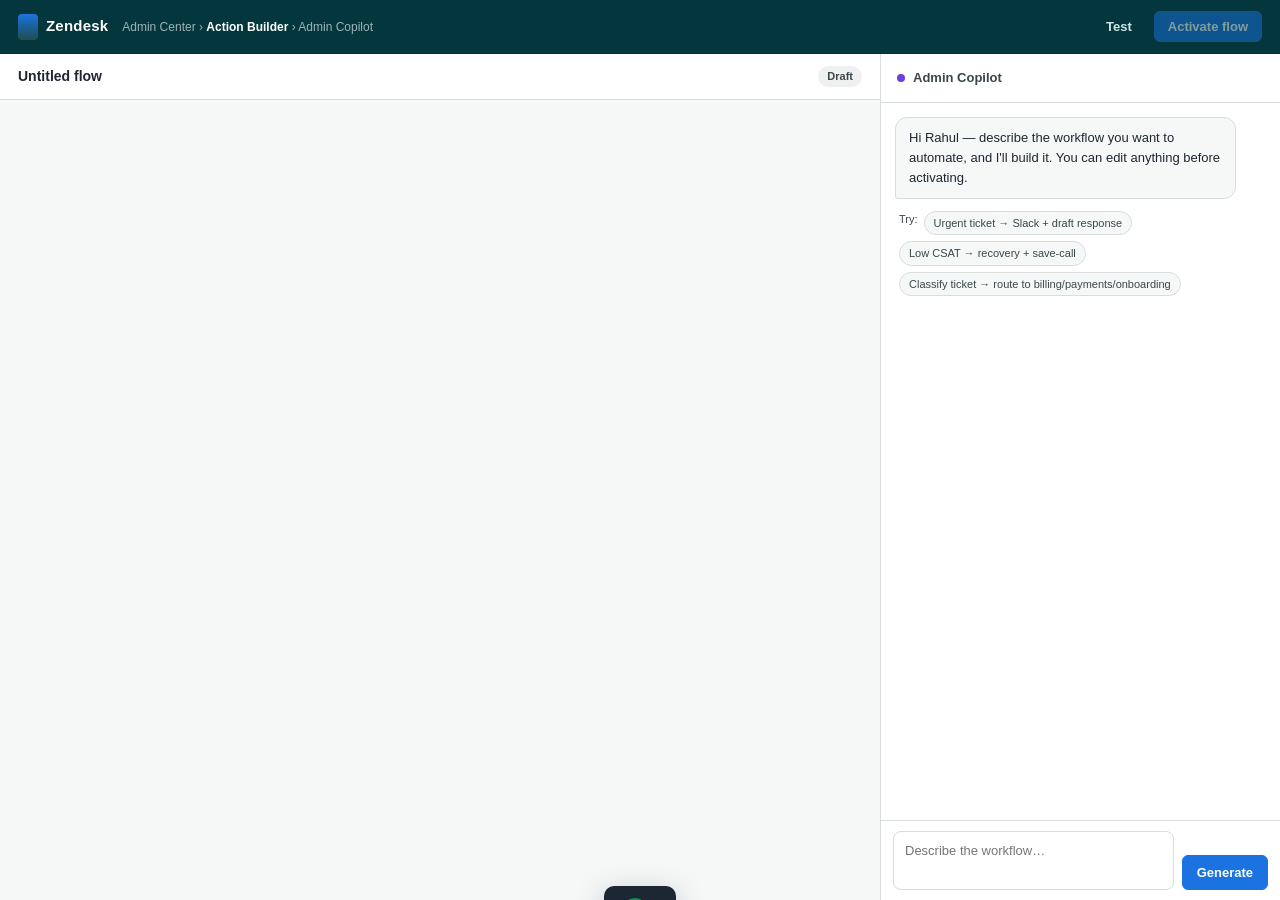
<file: admin-copilot-custom-agent-prototype.html>
<!DOCTYPE html>
<html lang="en">
<head>
<meta charset="UTF-8">
<meta name="viewport" content="width=device-width, initial-scale=1.0">
<title>Admin Copilot — Flow + Custom Agent Generation (Prototype)</title>
<style>
  :root{
    --zd-green:#03363d; --zd-green-2:#1f4c4f; --zd-teal:#1a73e0; --zd-blue:#0b4dae; --ink:#1d2733; --ink-2:#3a474d;
    --line:#d7dcde; --surface:#ffffff; --surface-2:#f6f8f8; --surface-3:#eef1f0;
    --good:#0a8f4d; --warn:#c47a00; --bad:#c33d3d; --agent:#5b2ab5; --ai:#6b40e0;
    --shadow:0 1px 2px rgba(10,40,50,.06), 0 6px 18px rgba(10,40,50,.08);
  }
  *{box-sizing:border-box}
  body{margin:0;font-family:'Inter',-apple-system,BlinkMacSystemFont,'Segoe UI',Roboto,Helvetica,Arial,sans-serif;background:var(--surface-2);color:var(--ink);font-size:14px;line-height:1.5}
  .app{display:grid;grid-template-columns:1fr 400px;grid-template-rows:54px 1fr;height:100vh}
  .topbar{grid-column:1/-1;display:flex;align-items:center;gap:14px;padding:0 18px;background:var(--zd-green);color:#fff;border-bottom:1px solid rgba(0,0,0,.12)}
  .topbar .logo{font-weight:700;letter-spacing:.2px;font-size:15px;display:flex;align-items:center;gap:8px}
  .topbar .logo::before{content:"";width:20px;height:26px;border-radius:4px;background:linear-gradient(180deg,var(--zd-teal),var(--zd-green-2))}
  .topbar .crumb{color:#9fb4b8;font-size:12px}
  .topbar .crumb b{color:#fff}
  .topbar .activate{margin-left:auto;display:flex;align-items:center;gap:8px}
  .btn{appearance:none;border:1px solid var(--line);background:var(--surface);color:var(--ink);padding:7px 13px;border-radius:6px;font-size:13px;font-weight:600;cursor:pointer;display:inline-flex;align-items:center;gap:6px}
  .btn:hover{background:var(--surface-3)}
  .btn.primary{background:var(--zd-teal);border-color:var(--zd-teal);color:#fff}
  .btn.primary:hover{background:#155a9c}
  .btn.ghost{background:transparent;border-color:transparent;color:#cfe3e5}
  .btn.ghost:hover{background:rgba(255,255,255,.08)}
  .btn[disabled]{opacity:.5;cursor:not-allowed}
  .canvas-wrap{background:var(--surface-2);display:flex;flex-direction:column;min-width:0;position:relative}
  .canvas-head{padding:12px 18px;border-bottom:1px solid var(--line);display:flex;align-items:center;justify-content:space-between;background:var(--surface)}
  .canvas-head h2{margin:0;font-size:14px;font-weight:600}
  .canvas-head .status{font-size:12px;color:var(--ink-2);display:flex;align-items:center;gap:6px}
  .canvas-head .status .pill{padding:2px 9px;border-radius:20px;font-weight:600;font-size:11px}
  .pill.draft{background:var(--surface-3);color:var(--ink-2)}
  .pill.ready{background:#e3f6ee;color:var(--good)}
  .canvas{flex:1;position:relative;overflow:auto;padding:30px}
  .flow{position:relative;display:flex;flex-direction:column;align-items:center;gap:0}
  .node{background:var(--surface);border:1.5px solid var(--line);border-radius:10px;padding:11px 15px;min-width:230px;max-width:300px;box-shadow:var(--shadow);position:relative;opacity:0;transform:translateY(8px);transition:opacity .35s ease,transform .35s ease;cursor:pointer}
  .node.in{opacity:1;transform:none}
  .node .nhead{display:flex;align-items:center;gap:8px;font-weight:600;font-size:13px}
  .node .nhead .ico{width:24px;height:24px;border-radius:6px;display:flex;align-items:center;justify-content:center;font-size:13px;color:#fff;flex-shrink:0}
  .node.trigger .ico{background:var(--zd-teal)}
  .node.branch .ico{background:var(--warn)}
  .node.action .ico{background:var(--zd-green-2)}
  .node.agent .ico{background:var(--agent)}
  .node.update .ico{background:var(--zd-blue)}
  .node .nsub{font-size:11px;color:var(--ink-2);margin-top:3px}
  .node.agent{border-color:var(--agent);background:linear-gradient(180deg,#fff,#f7f9fb)}
  .node.agent .badge{position:absolute;top:-9px;right:10px;background:var(--agent);color:#fff;font-size:9px;font-weight:700;letter-spacing:.4px;padding:3px 7px;border-radius:20px;text-transform:uppercase}
  .node.agent .new-flag{position:absolute;top:-9px;right:10px;background:var(--good);color:#fff;font-size:9px;font-weight:700;letter-spacing:.4px;padding:3px 7px;border-radius:20px;text-transform:uppercase;display:none}
  .node.agent .new-flag.show{display:block;animation:pop .4s ease}
  @keyframes pop{0%{transform:scale(.6)}60%{transform:scale(1.15)}100%{transform:scale(1)}}
  .connector{width:2px;height:34px;background:var(--line);position:relative}
  .connector::after{content:"";position:absolute;left:-4px;top:50%;width:10px;height:10px;border-radius:50%;background:var(--surface);border:2px solid var(--line)}
  .node:hover{border-color:var(--zd-teal)}
  .node.selected{border-color:var(--zd-teal);box-shadow:0 0 0 3px rgba(26,115,224,.18),var(--shadow)}
  .node .cond{font-size:10px;font-weight:700;color:var(--warn);background:#fdf3e3;border:1px solid #ecd9b8;border-radius:6px;padding:2px 7px;margin-top:5px;display:inline-block}
  .hint{position:absolute;bottom:14px;left:50%;transform:translateX(-50%);font-size:11px;color:var(--ink-2);background:var(--surface);padding:5px 12px;border-radius:20px;box-shadow:var(--shadow);border:1px solid var(--line);opacity:0;transition:opacity .3s}
  .hint.show{opacity:1}
  .copilot{background:var(--surface);border-left:1px solid var(--line);display:flex;flex-direction:column;min-width:0}
  .copilot-head{padding:14px 16px;border-bottom:1px solid var(--line);font-weight:600;font-size:13px;color:var(--ink-2);display:flex;align-items:center;gap:8px}
  .copilot-head .dot{width:8px;height:8px;border-radius:50%;background:var(--ai)}
  .copilot-body{flex:1;overflow-y:auto;padding:14px;display:flex;flex-direction:column;gap:12px}
  .msg{max-width:92%;padding:10px 13px;border-radius:12px;font-size:13px;line-height:1.55}
  .msg.user{align-self:flex-end;background:var(--zd-teal);color:#fff;border-bottom-right-radius:3px}
  .msg.bot{align-self:flex-start;background:var(--surface-2);border:1px solid var(--line);border-bottom-left-radius:3px}
  .msg.bot.thinking{color:var(--ink-2);font-style:italic;display:flex;align-items:center;gap:8px}
  .msg.bot.thinking .typing{display:inline-flex;gap:4px;align-items:center}
  .msg.bot.thinking .typing i{width:6px;height:6px;border-radius:50%;background:var(--ink-2);opacity:.4;animation:blink 1.2s infinite}
  .msg.bot.thinking .typing i:nth-child(2){animation-delay:.2s}.msg.bot.thinking .typing i:nth-child(3){animation-delay:.4s}
  @keyframes blink{0%,100%{opacity:.4}50%{opacity:1}}
  .msg.bot b{font-weight:700}
  .agent-card{background:linear-gradient(180deg,#f7f9fb,#fff);border:1px solid var(--agent);border-radius:10px;padding:14px;margin-top:8px}
  .agent-card .ac-head{display:flex;align-items:center;gap:10px;margin-bottom:10px}
  .agent-card .ac-ico{width:34px;height:34px;border-radius:8px;background:var(--agent);color:#fff;display:flex;align-items:center;justify-content:center;font-weight:700}
  .agent-card .ac-name{font-weight:700;font-size:14px}
  .agent-card .ac-tag{font-size:11px;color:var(--agent);font-weight:600}
  .agent-card .ac-desc{font-size:12px;color:var(--ink-2);margin-top:8px;line-height:1.55}
  .agent-card .ac-instr{font-size:12px;background:var(--surface-2);border:1px solid var(--line);border-radius:6px;padding:9px 11px;margin-top:10px}
  .agent-card .ac-instr b{font-size:10px;text-transform:uppercase;letter-spacing:.5px;color:var(--ink-2);display:block;margin-bottom:4px}
  .agent-card .auto-note{display:flex;gap:8px;align-items:flex-start;background:#eef6ee;border:1px solid #c3e6cb;border-radius:8px;padding:9px 12px;margin-top:12px;font-size:12px;color:#1d5a3a}
  .agent-card .auto-note b{color:var(--good)}
  .prompt-form{border-top:1px solid var(--line);padding:10px 12px;display:flex;gap:8px;align-items:flex-end;background:var(--surface)}
  .prompt-form textarea{flex:1;resize:none;border:1px solid var(--line);border-radius:8px;padding:9px 11px;font:inherit;font-size:13px;min-height:42px;max-height:120px;outline:none;line-height:1.5}
  .prompt-form textarea:focus{border-color:var(--zd-teal)}
  .prompt-form .btn{padding:9px 14px}
  .suggestion{font-size:11px;color:var(--ink-2);padding:0 4px 8px;display:flex;gap:6px;flex-wrap:wrap}
  .suggestion span{background:var(--surface-2);border:1px solid var(--line);border-radius:20px;padding:3px 9px;cursor:pointer}
  .suggestion span:hover{border-color:var(--zd-teal);color:var(--zd-teal)}
  .suggestion span.active{border-color:var(--zd-teal);color:var(--zd-teal);background:#e8f1f9}
  .toast{position:fixed;bottom:24px;left:50%;transform:translateX(-50%) translateY(120%);background:var(--ink);color:#fff;padding:12px 18px;border-radius:10px;box-shadow:0 8px 30px rgba(10,40,50,.25);font-size:13px;font-weight:500;display:flex;align-items:center;gap:10px;z-index:50;transition:transform .45s cubic-bezier(.2,.9,.3,1.2);max-width:560px}
  .toast.show{transform:translateX(-50%) translateY(0)}
  .toast .t-ico{width:26px;height:26px;border-radius:50%;background:var(--good);display:flex;align-items:center;justify-content:center;font-weight:700;color:#fff;flex-shrink:0}
</style>
</head>
<body>
<div class="app">
  <div class="topbar">
    <div class="logo">Zendesk</div>
    <div class="crumb">Admin Center › <b>Action Builder</b> › Admin Copilot</div>
    <div class="activate">
      <button class="btn ghost" id="testBtn">Test</button>
      <button class="btn primary" id="activateBtn" disabled>Activate flow</button>
    </div>
  </div>

  <div class="canvas-wrap">
    <div class="canvas-head">
      <h2 id="flowTitle">Untitled flow</h2>
      <div class="status"><span class="pill draft" id="statusPill">Draft</span></div>
    </div>
    <div class="canvas" id="canvas">
      <div class="flow" id="flow"></div>
      <div class="hint" id="hint">Type a prompt in the Copilot panel on the right and hit Generate.</div>
    </div>
  </div>

  <div class="copilot">
    <div class="copilot-head"><span class="dot"></span> Admin Copilot</div>
    <div class="copilot-body" id="chatBody">
      <div class="msg bot">Hi Rahul — describe the workflow you want to automate, and I'll build it. You can edit anything before activating.</div>
      <div class="suggestion" id="suggestions">Try:
        <span data-uc="urgent">Urgent ticket → Slack + draft response</span>
        <span data-uc="csat">Low CSAT → recovery + save-call</span>
        <span data-uc="classify">Classify ticket → route to billing/payments/onboarding</span>
      </div>
    </div>
    <div class="prompt-form">
      <textarea id="prompt" placeholder="Describe the workflow…"></textarea>
      <button class="btn primary" id="genBtn">Generate</button>
    </div>
  </div>
</div>

<div class="toast" id="toast"><span class="t-ico">✓</span><span id="toastText"></span></div>

<script>
const ICONS = { trigger:"⚡", branch:"◆", action:"⚙", agent:"✦", update:"✎" };

// ---- Use cases ----
const USE_CASES = {
  urgent:{
    title:"Urgent-ticket-slack-drafter",
    prompt:"When a ticket is marked urgent, notify the on-call team in Slack and have a custom agent draft an urgent response for the assignee.",
    copilotMsg:"I'll build this in 5 steps:<br>1. <b>Trigger</b> — ticket updated (priority = Urgent)<br>2. <b>Condition</b> — branch on priority<br>3. <b>Slack</b> — notify on-call<br>4. <b>Custom agent</b> — drafts response<br>5. <b>Internal note</b> — log the draft.<br><br>Step 4 needs a <b>custom agent</b>. I'll create one in the background and wire it in — watch the canvas.",
    flowTitle:"Urgent ticket → Slack + drafted response",
    flow:[
      { id:"trg", type:"trigger",  title:"Ticket updated",   sub:"Priority is Urgent" },
      { id:"br1", type:"branch",   title:"Priority = Urgent", sub:"Condition · from trigger" },
      { id:"sl1", type:"action",   title:"Notify on-call in Slack", sub:"Post message to #on-call-urgent" },
      { id:"ag1", type:"agent",    title:"Draft urgent response", sub:"Custom agent · hand-off",
        agent:{ name:"urgent-response-drafter", tag:"CUSTOM AGENT",
          desc:"Drafts a customer-facing response acknowledging urgency, restates the SLA, and proposes next steps. Hands off to the assignee for review.",
          instr:"You are a senior support specialist. Acknowledge the customer, restate the urgent SLA (15-min first response), and propose 2 concrete next steps. Keep tone calm and ownership-oriented. Do not invent policy. Return the draft to the ticket assignee." }},
      { id:"up1", type:"update",   title:"Add internal note", sub:"'Urgent response drafted by agent'" }
    ],
    agentStep:"ag1"
  },
  csat:{
    title:"low-csat-recovery",
    prompt:"When a CSAT rating is 1 or 2 stars, create a recovery ticket and have a custom agent draft a save-call for the customer.",
    copilotMsg:"I'll build this in 4 steps:<br>1. <b>Trigger</b> — low CSAT rating received<br>2. <b>Create ticket</b> — recovery ticket<br>3. <b>Custom agent</b> — drafts a save-call<br>4. <b>Update ticket</b> — log the save-call.<br><br>Step 3 needs a <b>custom agent</b>. I'll create one in the background and wire it in.",
    flowTitle:"Low CSAT → recovery + save-call",
    flow:[
      { id:"trg", type:"trigger",  title:"CSAT rating received", sub:"Score ≤ 2 stars" },
      { id:"ct1", type:"action",   title:"Create recovery ticket", sub:"Linked to the original ticket" },
      { id:"ag1", type:"agent",    title:"Draft save-call", sub:"Custom agent · outreach",
        agent:{ name:"save-call-drafter", tag:"CUSTOM AGENT",
          desc:"Drafts an empathetic save-call outreach message acknowledging the poor experience, owns the issue, and proposes a concrete follow-up. Hands off to the CSM.",
          instr:"You are a senior customer success specialist. Acknowledge the poor rating, take ownership without excuses, and propose 2 concrete retention actions (discount, callback, escalation). Keep tone human and accountable. Return the draft to the CSM for approval." }},
      { id:"up1", type:"update",   title:"Add internal note", sub:"'Save-call drafted by agent'" }
    ],
    agentStep:"ag1"
  },
  classify:{
    title:"ticket-intent-router",
    prompt:"Create a flow that classifies a ticket based on its intent — read the subject, description, and comments — and routes it to the right support group: billing, payments, or onboarding.",
    copilotMsg:"I'll build this in 6 steps:<br>1. <b>Trigger</b> — ticket created<br>2. <b>Custom agent</b> — reads subject + description + comments, classifies intent<br>3. <b>Condition</b> — branch on the agent's intent label<br>4–6. <b>Route</b> — assign to the matching group (billing / payments / onboarding)<br>Then tag the ticket with the intent.<br><br>Step 2 needs a <b>custom agent</b>. I'll create one in the background and wire it in.",
    flowTitle:"Ticket intent → route to support group",
    flow:[
      { id:"trg", type:"trigger",  title:"Ticket created",   sub:"New ticket arrives" },
      { id:"ag1", type:"agent",    title:"Classify ticket intent", sub:"Custom agent · reads subject + description + comments",
        agent:{ name:"ticket-intent-classifier", tag:"CUSTOM AGENT",
          desc:"Reads the ticket subject, description, and comments, then classifies the intent as billing, payments, onboarding, or other. Returns the intent label the router uses.",
          instr:"You are a ticket triage specialist. Read the ticket subject, description, and any comments. Classify the intent into exactly one of: billing, payments, onboarding, other. Decide from what the customer is actually trying to do, not keywords alone. If unclear, choose other. Return only the intent label." }},
      { id:"br1", type:"branch",   title:"On intent", sub:"Condition · from agent output" },
      { id:"r1",  type:"action",   title:"Route to Billing",   sub:"Assign to Billing support group", cond:"intent = billing" },
      { id:"r2",  type:"action",   title:"Route to Payments",  sub:"Assign to Payments support group", cond:"intent = payments" },
      { id:"r3",  type:"action",   title:"Route to Onboarding", sub:"Assign to Onboarding group", cond:"intent = onboarding" },
      { id:"up1", type:"update",   title:"Tag + set group", sub:"intent:<label> · assign group" }
    ],
    agentStep:"ag1"
  }
};

// ---- render ----
const flowEl = document.getElementById('flow');
const chatBody = document.getElementById('chatBody');
const hint = document.getElementById('hint');

function buildFlow(uc){
  hint.classList.remove('show');
  flowEl.innerHTML = "";
  const order = uc.flow.map(n=>n.id);
  order.forEach((nid,i) => {
    if(i>0){ const c=document.createElement('div'); c.className='connector'; flowEl.appendChild(c); }
    const n = uc.flow.find(f=>f.id===nid);
    const el = document.createElement('div');
    el.className = 'node ' + n.type;
    el.dataset.id = nid;
    el.innerHTML = '<div class="nhead"><span class="ico">'+(ICONS[n.type]||'?')+'</span>'+n.title+'</div>'+
      '<div class="nsub">'+n.sub+'</div>'+
      (n.type==='agent' ? '<div class="badge">Auto-created</div><div class="new-flag" id="flag-'+n.id+'">New</div>' : '')+
      (n.cond ? '<div class="cond">if '+n.cond+'</div>' : '');
    if(n.type==='agent'){ el.classList.add('agent'); }
    el.addEventListener('click', () => selectNode(nid));
    flowEl.appendChild(el);
    setTimeout(() => el.classList.add('in'), 60 + i*220);
    if(n.type==='agent'){
      setTimeout(() => document.getElementById('flag-'+n.id)?.classList.add('show'), 60 + i*220 + 300);
    }
  });
}

function selectNode(id){
  document.querySelectorAll('.node.selected').forEach(n=>n.classList.remove('selected'));
  const el = document.querySelector('.node[data-id="'+id+'"]');
  if(el) el.classList.add('selected');
  const card = document.getElementById('agent-msg-'+id);
  if(card){ chatBody.scrollTo({ top: card.offsetTop - 60, behavior:'smooth' }); }
}

function agentCardHTML(a){
  return '<div class="agent-card">'+
    '<div class="ac-head"><div class="ac-ico">✦</div><div><div class="ac-name">'+a.name+'</div><div class="ac-tag">'+a.tag+'</div></div></div>'+
    '<div class="ac-desc">'+a.desc+'</div>'+
    '<div class="ac-instr"><b>Instructions</b>'+a.instr+'</div>'+
    '<div class="auto-note"><b>Auto-created by Copilot</b> This custom agent was generated from your prompt and wired into the flow. It does not exist until you activate the flow — activating provisions it in the background.</div>'+
  '</div>';
}

// ---- interaction ----
const genBtn = document.getElementById('genBtn');
const promptEl = document.getElementById('prompt');
const activateBtn = document.getElementById('activateBtn');
const statusPill = document.getElementById('statusPill');
const toast = document.getElementById('toast');
const toastText = document.getElementById('toastText');
const testBtn = document.getElementById('testBtn');
const flowTitle = document.getElementById('flowTitle');

function scrollToBottom(){ chatBody.scrollTop = chatBody.scrollHeight; }
function addUserMsg(text){
  const m = document.createElement('div'); m.className='msg user'; m.textContent = text; chatBody.appendChild(m); scrollToBottom();
}
function addBotMsg(html, thinking=false){
  const m = document.createElement('div'); m.className='msg bot';
  if(thinking) m.innerHTML='<span class="thinking">Generating flow<span class="typing"><i></i><i></i><i></i></span></span>';
  else m.innerHTML=html;
  chatBody.appendChild(m); scrollToBottom(); return m;
}
function showToast(text){ toastText.innerHTML = text; toast.classList.add('show'); setTimeout(()=>toast.classList.remove('show'), 4200); }

function pickUseCase(prompt){
  const p = prompt.toLowerCase();
  if(p.includes('classif') || p.includes('intent') || p.includes('route')) return USE_CASES.classify;
  if(p.includes('csat') || p.includes('satisfaction') || p.includes('save-call') || p.includes('save call')) return USE_CASES.csat;
  return USE_CASES.urgent;
}

let activeUC = null;

function runGeneration(prompt, uc){
  activeUC = uc;
  addUserMsg(prompt);
  const t = addBotMsg('', true);
  flowTitle.textContent = uc.flowTitle;
  setTimeout(() => { t.innerHTML = uc.copilotMsg; scrollToBottom(); }, 700);
  setTimeout(() => {
    buildFlow(uc);
    const n = uc.flow.find(f=>f.id===uc.agentStep);
    showToast("Created custom agent <b>"+n.agent.name+"</b> in the background and wired it into the flow.");
    const m = document.createElement('div'); m.className='msg bot'; m.id='agent-msg-'+uc.agentStep;
    m.innerHTML = '<b>Created a custom agent for the agent step:</b>'+agentCardHTML(n.agent);
    chatBody.appendChild(m); scrollToBottom();
  }, 2100);
  setTimeout(() => {
    selectNode(uc.agentStep);
    statusPill.textContent = 'Ready'; statusPill.className = 'pill ready';
    activateBtn.disabled = false;
  }, 3000);
}

genBtn.addEventListener('click', () => {
  const typed = promptEl.value.trim();
  const uc = pickUseCase(typed || USE_CASES.urgent.prompt);
  const prompt = typed || uc.prompt;
  promptEl.value = '';
  runGeneration(prompt, uc);
});

document.querySelectorAll('#suggestions span').forEach(s=>{
  s.addEventListener('click', ()=>{
    const uc = USE_CASES[s.dataset.uc];
    document.querySelectorAll('#suggestions span.active').forEach(x=>x.classList.remove('active'));
    s.classList.add('active');
    promptEl.value = uc.prompt;
    promptEl.focus();
    // live re-run if a flow was already generated
    if(activeUC){ runGeneration(uc.prompt, uc); }
  });
});

activateBtn.addEventListener('click', ()=>{
  activateBtn.textContent = 'Activated ✓'; activateBtn.disabled = true;
  statusPill.textContent='Active'; statusPill.className='pill ready';
  const liveUC = activeUC ? USE_CASES[activeUC] : USE_CASES.urgent;
  const liveAgent = liveUC.flow.find(f=>f.id===liveUC.agentStep).agent.name;
  showToast("Flow activated. Custom agent <b>"+liveAgent+"</b> is now live in production.");
});
testBtn.addEventListener('click', ()=>{
  showToast("Test run queued — Copilot will execute the flow with a sample input and show step-by-step results.");
});

promptEl.addEventListener('keydown', e=>{ if(e.key==='Enter' && !e.shiftKey){ e.preventDefault(); genBtn.click(); } });
</script>
</body>
</html>
</file>
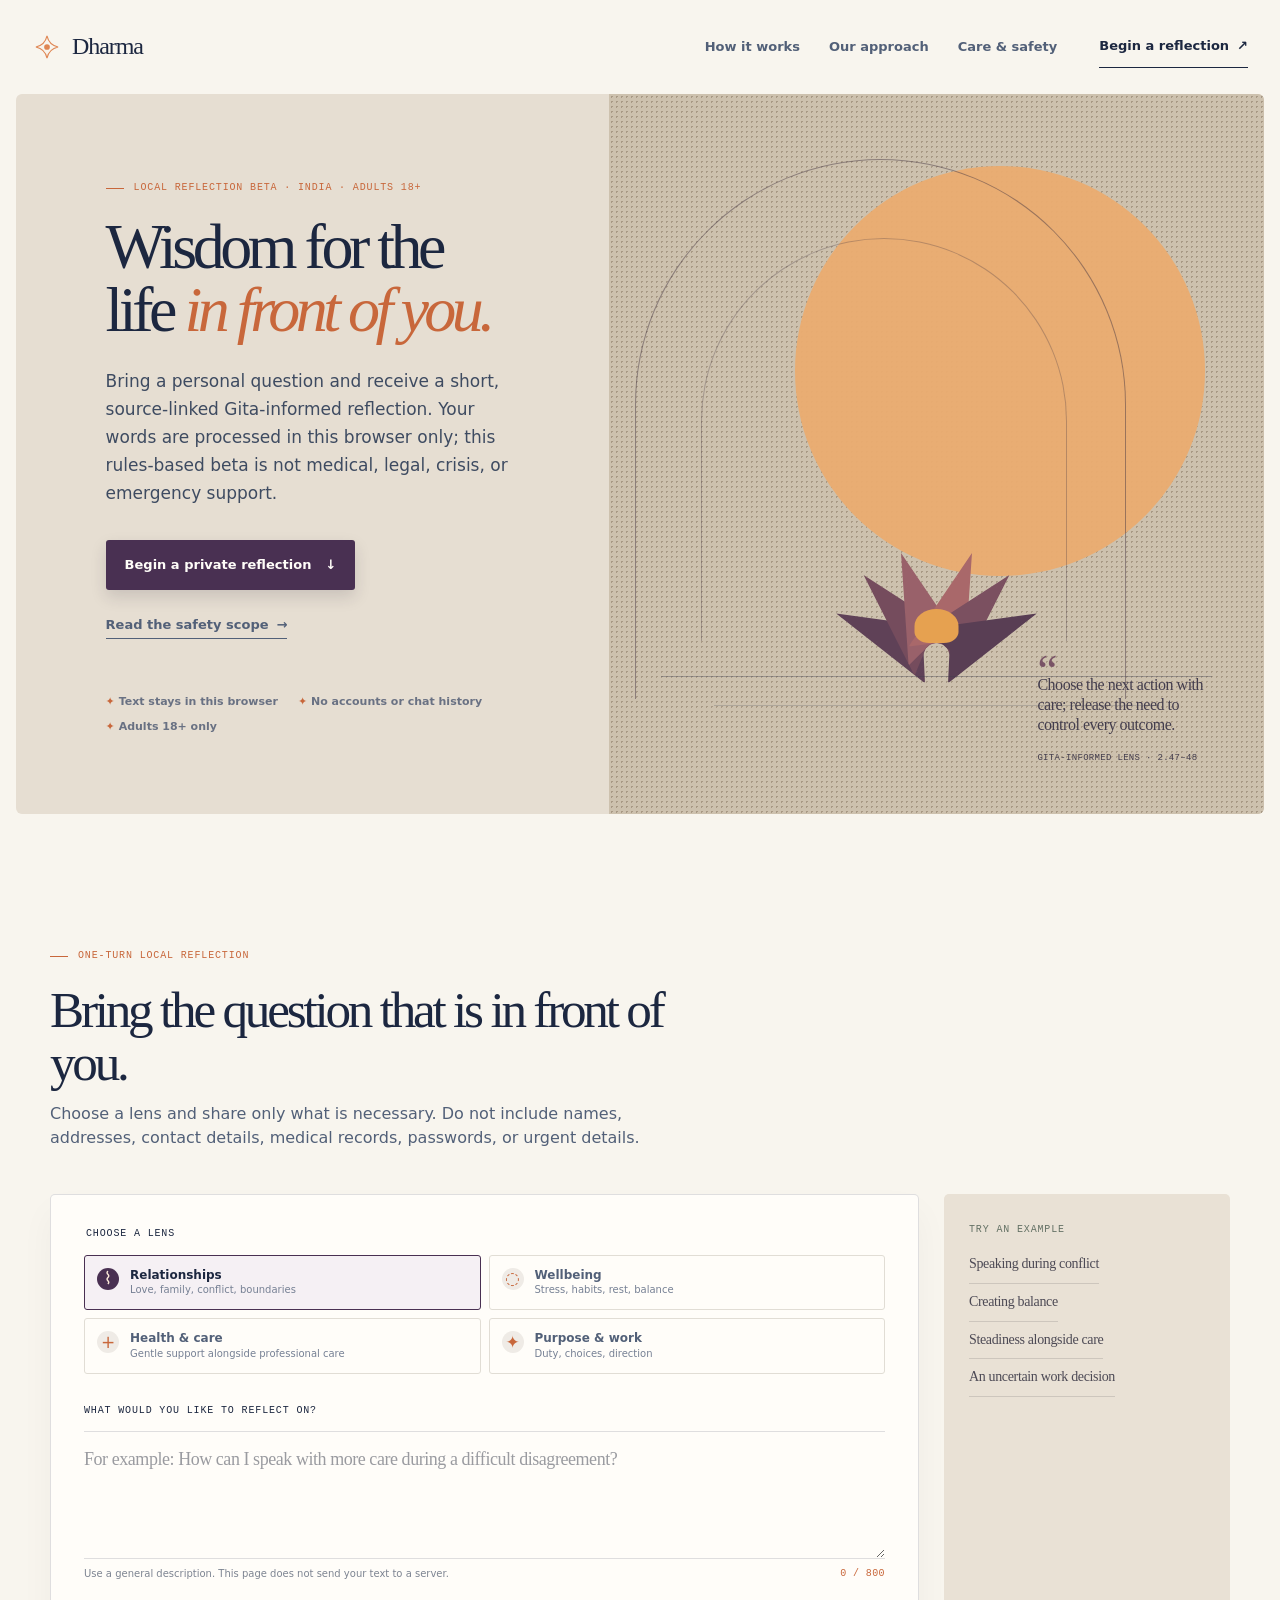
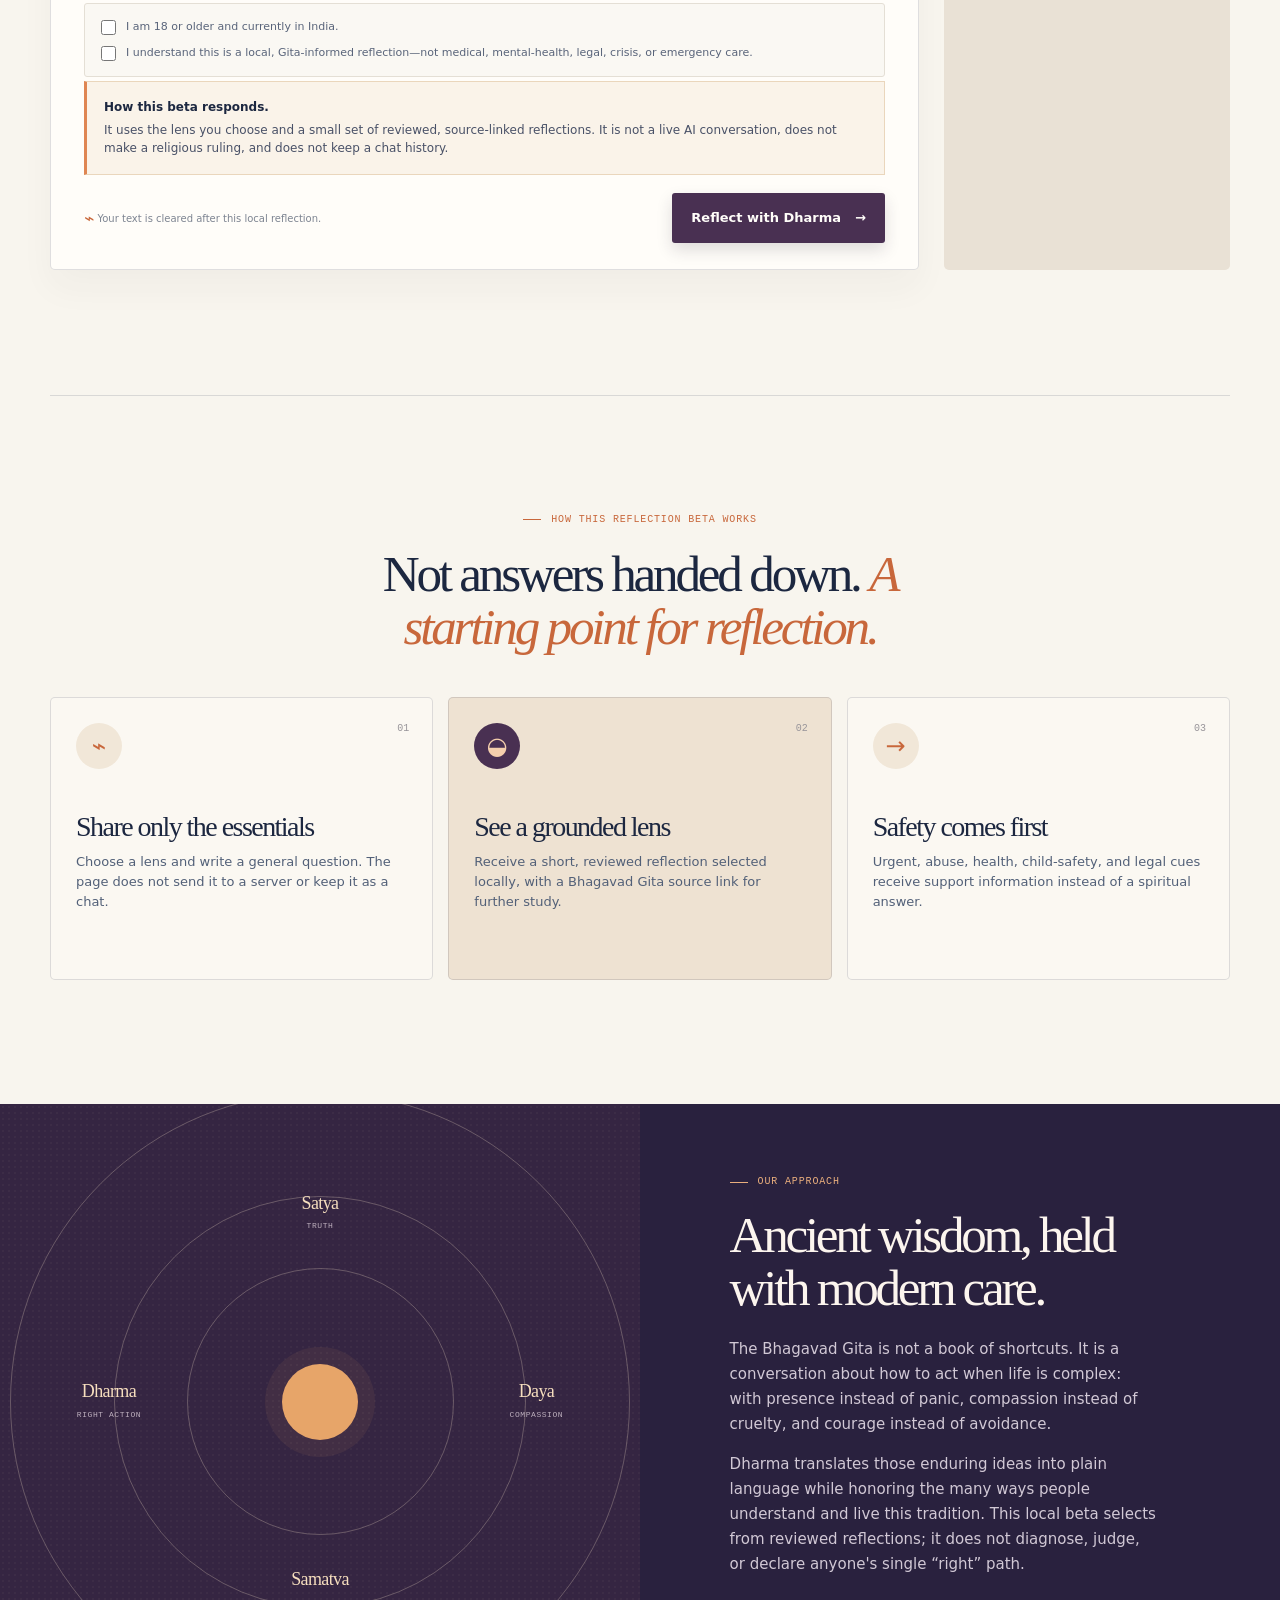
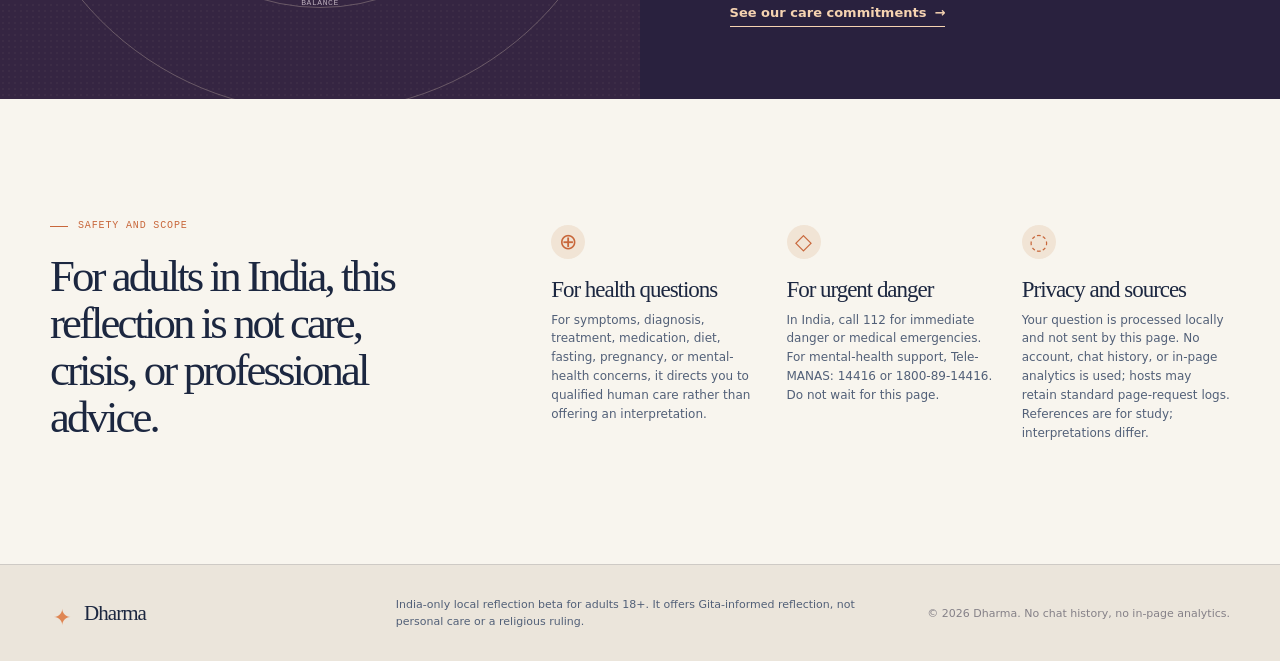
<file: dharma-guidance-portal.html>
<!doctype html>
<html lang="en">
  <head>
    <meta charset="UTF-8" />
    <meta name="viewport" content="width=device-width, initial-scale=1.0" />
    <meta
      name="description"
      content="A local, Bhagavad Gita-informed reflection beta for adults in India."
    />
    <title>Dharma — wisdom for the life in front of you</title>
    <link rel="stylesheet" href="styles.css" />
  </head>
  <body>
    <a class="skip-link" href="#ask">Skip to reflection</a>

    <header class="site-header">
      <a class="brand" href="#top" aria-label="Dharma home">
        <span class="brand-mark" aria-hidden="true">
          <svg viewBox="0 0 42 42" fill="none">
            <path d="M21 5.5c1.8 8.3 7.2 13.7 15.5 15.5C28.2 22.8 22.8 28.2 21 36.5 19.2 28.2 13.8 22.8 5.5 21 13.8 19.2 19.2 13.8 21 5.5Z" stroke="currentColor" stroke-width="1.55"/>
            <circle cx="21" cy="21" r="4" fill="currentColor"/>
          </svg>
        </span>
        <span>Dharma</span>
      </a>

      <nav class="site-nav" aria-label="Primary navigation">
        <a href="#how-it-works">How it works</a>
        <a href="#wisdom">Our approach</a>
        <a href="#care">Care & safety</a>
      </nav>

      <a class="header-cta" href="#ask">Begin a reflection <span aria-hidden="true">↗</span></a>
    </header>

    <main id="top">
      <section class="hero" aria-labelledby="hero-title">
        <div class="hero-copy">
          <p class="eyebrow"><span></span> Local reflection beta · India · adults 18+</p>
          <h1 id="hero-title">Wisdom for the life <em>in front of you.</em></h1>
          <p class="hero-intro">
            Bring a personal question and receive a short, source-linked Gita-informed reflection. Your words are processed in this browser only; this rules-based beta is not medical, legal, crisis, or emergency support.
          </p>
          <div class="hero-actions">
            <a class="button button-primary" href="#ask">Begin a private reflection <span aria-hidden="true">↓</span></a>
            <a class="text-link" href="#care">Read the safety scope <span aria-hidden="true">→</span></a>
          </div>
          <div class="trust-row" aria-label="Principles">
            <span><i aria-hidden="true">✦</i> Text stays in this browser</span>
            <span><i aria-hidden="true">✦</i> No accounts or chat history</span>
            <span><i aria-hidden="true">✦</i> Adults 18+ only</span>
          </div>
        </div>

        <div class="hero-art" aria-label="A stylized illustration of a lotus in still water">
          <div class="sun-disc"></div>
          <div class="arch arch-one"></div>
          <div class="arch arch-two"></div>
          <div class="lotus" aria-hidden="true">
            <span class="petal petal-1"></span><span class="petal petal-2"></span><span class="petal petal-3"></span>
            <span class="petal petal-4"></span><span class="petal petal-5"></span><span class="petal petal-6"></span>
            <span class="lotus-core"></span>
          </div>
          <div class="water-line water-line-one"></div>
          <div class="water-line water-line-two"></div>
          <div class="hero-note">
            <span class="quote-mark">“</span>
            <p>Choose the next action with care; release the need to control every outcome.</p>
            <cite>Gita-informed lens · 2.47–48</cite>
          </div>
        </div>
      </section>

      <section class="reflection-section" id="ask" aria-labelledby="ask-title">
        <div class="section-heading">
          <p class="eyebrow"><span></span> One-turn local reflection</p>
          <h2 id="ask-title">Bring the question that is in front of you.</h2>
          <p>Choose a lens and share only what is necessary. Do not include names, addresses, contact details, medical records, passwords, or urgent details.</p>
        </div>

        <div class="reflection-layout">
          <form class="reflection-form" id="reflection-form">
            <fieldset>
              <legend>Choose a lens</legend>
              <div class="lens-grid" role="radiogroup" aria-label="Guidance topic">
                <label class="lens-option active">
                  <input type="radio" name="lens" value="relationship" checked />
                  <span class="lens-icon relationship-icon" aria-hidden="true">⌇</span>
                  <span><strong>Relationships</strong><small>Love, family, conflict, boundaries</small></span>
                </label>
                <label class="lens-option">
                  <input type="radio" name="lens" value="wellbeing" />
                  <span class="lens-icon wellbeing-icon" aria-hidden="true">◌</span>
                  <span><strong>Wellbeing</strong><small>Stress, habits, rest, balance</small></span>
                </label>
                <label class="lens-option">
                  <input type="radio" name="lens" value="health" />
                  <span class="lens-icon health-icon" aria-hidden="true">+</span>
                  <span><strong>Health & care</strong><small>Gentle support alongside professional care</small></span>
                </label>
                <label class="lens-option">
                  <input type="radio" name="lens" value="purpose" />
                  <span class="lens-icon purpose-icon" aria-hidden="true">✦</span>
                  <span><strong>Purpose & work</strong><small>Duty, choices, direction</small></span>
                </label>
              </div>
            </fieldset>

            <label class="question-label" for="question">What would you like to reflect on?</label>
            <textarea id="question" name="question" maxlength="800" minlength="12" required autocomplete="off" spellcheck="false" aria-describedby="question-help question-count" placeholder="For example: How can I speak with more care during a difficult disagreement?"></textarea>
            <div class="question-meta">
              <p id="question-help">Use a general description. This page does not send your text to a server.</p>
              <p id="question-count" aria-live="polite">0 / 800</p>
            </div>

            <div class="consent-list" aria-label="Required acknowledgements">
              <label class="consent-option"><input id="adult-attestation" type="checkbox" required /><span>I am 18 or older and currently in India.</span></label>
              <label class="consent-option"><input id="scope-attestation" type="checkbox" required /><span>I understand this is a local, Gita-informed reflection—not medical, mental-health, legal, crisis, or emergency care.</span></label>
            </div>

            <div class="prototype-notice" role="note">
              <strong>How this beta responds.</strong>
              <p>It uses the lens you choose and a small set of reviewed, source-linked reflections. It is not a live AI conversation, does not make a religious ruling, and does not keep a chat history.</p>
            </div>
            <p class="form-status" id="form-status" role="status" aria-live="polite" hidden></p>
            <div class="form-foot">
              <p id="privacy-note"><span aria-hidden="true">⌁</span> Your text is cleared after this local reflection.</p>
              <button class="button button-primary" type="submit">Reflect with Dharma <span aria-hidden="true">→</span></button>
            </div>
          </form>

          <aside class="prompt-panel" aria-label="Low-risk prompt examples">
            <p class="panel-label">Try an example</p>
            <button class="prompt-chip" type="button" data-lens="relationship" data-prompt="How can I speak with more care during a difficult disagreement?">Speaking during conflict</button>
            <button class="prompt-chip" type="button" data-lens="wellbeing" data-prompt="How can I create a more balanced rhythm for my day?">Creating balance</button>
            <button class="prompt-chip" type="button" data-lens="health" data-prompt="How can I stay steady while I follow a qualified clinician's care plan?">Steadiness alongside care</button>
            <button class="prompt-chip" type="button" data-lens="purpose" data-prompt="How can I approach an uncertain work decision with integrity?">An uncertain work decision</button>
          </aside>
        </div>

        <section class="answer" id="answer" aria-live="polite" hidden>
          <div class="answer-topline">
            <p class="eyebrow"><span></span><span id="answer-label">Gita-informed local reflection</span></p>
            <button id="reset-reflection" class="reset-button" type="button">Clear &amp; start another reflection <span aria-hidden="true">↗</span></button>
          </div>
          <div class="answer-grid">
            <div class="answer-main">
              <p class="answer-kicker" id="answer-kicker">One Gita-informed lens</p>
              <h3 id="answer-title">Begin with steadiness, then speak with care.</h3>
              <div id="answer-body"></div>
              <div class="source-card" id="source-card">
                <div class="source-symbol" aria-hidden="true">॥</div>
                <div>
                  <p id="source-verse">A Gita-inspired reading of BG 17.15 centers truthful, non-agitating, and beneficial speech.</p>
                  <a id="source-citation" href="https://www.gitasupersite.iitk.ac.in/srimad?field_chapter_value=17&field_nsutra_value=15&language=dv" target="_blank" rel="noreferrer">Bhagavad Gita 17.15 · compare translations ↗</a>
                </div>
              </div>
              <div class="resource-list" id="resource-list" aria-label="Support resources" hidden></div>
            </div>
            <aside class="practice-card" id="practice-card">
              <p class="panel-label">One small practice</p>
              <h4 id="practice-title">Create a moment of space</h4>
              <p id="practice-body">Before responding, take three slow breaths. Name the need beneath the reaction — yours and theirs — before you choose your words.</p>
              <div class="practice-time"><span aria-hidden="true">◷</span> <span id="practice-time">2 minutes</span></div>
            </aside>
          </div>
          <p class="answer-boundary" id="answer-boundary">This is one Gita-informed interpretation from a local, rules-based beta. It is not a religious ruling or a substitute for qualified support.</p>
        </section>
      </section>

      <section class="wisdom-section" id="how-it-works" aria-labelledby="how-title">
        <div class="section-heading centered-heading">
          <p class="eyebrow"><span></span> How this reflection beta works</p>
          <h2 id="how-title">Not answers handed down. <em>A starting point for reflection.</em></h2>
        </div>
        <div class="step-grid">
          <article class="step-card">
            <span class="step-number">01</span>
            <div class="step-icon" aria-hidden="true">⌁</div>
            <h3>Share only the essentials</h3>
            <p>Choose a lens and write a general question. The page does not send it to a server or keep it as a chat.</p>
          </article>
          <article class="step-card highlighted-step">
            <span class="step-number">02</span>
            <div class="step-icon" aria-hidden="true">◒</div>
            <h3>See a grounded lens</h3>
            <p>Receive a short, reviewed reflection selected locally, with a Bhagavad Gita source link for further study.</p>
          </article>
          <article class="step-card">
            <span class="step-number">03</span>
            <div class="step-icon" aria-hidden="true">→</div>
            <h3>Safety comes first</h3>
            <p>Urgent, abuse, health, child-safety, and legal cues receive support information instead of a spiritual answer.</p>
          </article>
        </div>
      </section>

      <section class="approach-section" id="wisdom" aria-labelledby="approach-title">
        <div class="approach-illustration" aria-hidden="true">
          <div class="moon"></div>
          <div class="approach-ring ring-a"></div>
          <div class="approach-ring ring-b"></div>
          <div class="approach-ring ring-c"></div>
          <span class="direction north">Satya<br /><small>truth</small></span>
          <span class="direction east">Daya<br /><small>compassion</small></span>
          <span class="direction south">Samatva<br /><small>balance</small></span>
          <span class="direction west">Dharma<br /><small>right action</small></span>
        </div>
        <div class="approach-copy">
          <p class="eyebrow light-eyebrow"><span></span> Our approach</p>
          <h2 id="approach-title">Ancient wisdom, held with modern care.</h2>
          <p>The Bhagavad Gita is not a book of shortcuts. It is a conversation about how to act when life is complex: with presence instead of panic, compassion instead of cruelty, and courage instead of avoidance.</p>
          <p>Dharma translates those enduring ideas into plain language while honoring the many ways people understand and live this tradition. This local beta selects from reviewed reflections; it does not diagnose, judge, or declare anyone's single “right” path.</p>
          <a class="text-link light-link" href="#care">See our care commitments <span aria-hidden="true">→</span></a>
        </div>
      </section>

      <section class="care-section" id="care" aria-labelledby="care-title">
        <div>
          <p class="eyebrow"><span></span> Safety and scope</p>
          <h2 id="care-title">For adults in India, this reflection is not care, crisis, or professional advice.</h2>
        </div>
        <div class="care-grid">
          <article>
            <span class="care-icon" aria-hidden="true">⊕</span>
            <h3>For health questions</h3>
            <p>For symptoms, diagnosis, treatment, medication, diet, fasting, pregnancy, or mental-health concerns, it directs you to qualified human care rather than offering an interpretation.</p>
          </article>
          <article>
            <span class="care-icon" aria-hidden="true">◇</span>
            <h3>For urgent danger</h3>
            <p>In India, call 112 for immediate danger or medical emergencies. For mental-health support, Tele-MANAS: 14416 or 1800-89-14416. Do not wait for this page.</p>
          </article>
          <article>
            <span class="care-icon" aria-hidden="true">◌</span>
            <h3>Privacy and sources</h3>
            <p>Your question is processed locally and not sent by this page. No account, chat history, or in-page analytics is used; hosts may retain standard page-request logs. References are for study; interpretations differ.</p>
          </article>
        </div>
      </section>
    </main>

    <footer class="site-footer">
      <a class="brand" href="#top" aria-label="Dharma home"><span class="brand-mark" aria-hidden="true">✦</span><span>Dharma</span></a>
      <p>India-only local reflection beta for adults 18+. It offers Gita-informed reflection, not personal care or a religious ruling.</p>
      <p class="footer-note">© <span id="year"></span> Dharma. No chat history, no in-page analytics.</p>
    </footer>

    <script src="app.js"></script>
  </body>
</html>
</file>
<file: styles.css>
:root {
  --ink: #1c2740;
  --ink-soft: #526078;
  --paper: #f8f5ee;
  --paper-deep: #efeadf;
  --sand: #e3d7c4;
  --saffron: #df8653;
  --saffron-deep: #c8673b;
  --plum: #493052;
  --plum-deep: #29213e;
  --moss: #74806b;
  --line: rgba(28, 39, 64, 0.14);
  --font-display: "Iowan Old Style", "Palatino Linotype", Palatino, Georgia, serif;
  --font-body: "Avenir Next", Avenir, "Segoe UI", system-ui, sans-serif;
  --font-mono: "SFMono-Regular", "Cascadia Mono", Consolas, monospace;
}

* { box-sizing: border-box; }
html { scroll-behavior: smooth; }
body {
  margin: 0;
  background: var(--paper);
  color: var(--ink);
  font-family: var(--font-body);
  font-size: 16px;
  line-height: 1.55;
  -webkit-font-smoothing: antialiased;
}
button, textarea { font: inherit; }
button { cursor: pointer; }
a { color: inherit; text-decoration: none; }
.skip-link { position: fixed; top: -60px; left: 20px; z-index: 100; padding: 10px 14px; background: var(--ink); color: white; border-radius: 4px; }
.skip-link:focus { top: 20px; }

.site-header { width: min(1320px, calc(100% - 64px)); margin: 0 auto; min-height: 94px; display: flex; align-items: center; justify-content: space-between; gap: 28px; }
.brand { display: inline-flex; align-items: center; gap: 10px; color: var(--ink); font-family: var(--font-display); font-size: 24px; font-weight: 500; letter-spacing: -.045em; }
.brand-mark { display: grid; place-items: center; width: 30px; height: 30px; color: var(--saffron); }
.brand-mark svg { display: block; width: 30px; height: 30px; }
.site-nav { display: flex; align-items: center; gap: 29px; margin-left: auto; margin-right: 14px; }
.site-nav a { color: var(--ink-soft); font-size: 13px; font-weight: 600; }
.site-nav a:hover, .text-link:hover { color: var(--saffron-deep); }
.header-cta { display: inline-flex; align-items: center; gap: 8px; padding: 10px 0; color: var(--ink); font-size: 13px; font-weight: 700; border-bottom: 1px solid var(--ink); }

.hero { position: relative; overflow: hidden; display: grid; grid-template-columns: minmax(380px, .95fr) minmax(430px, 1.05fr); width: min(1400px, calc(100% - 32px)); min-height: 620px; margin: 0 auto; border-radius: 6px; background: #e6ded2; }
.hero-copy { z-index: 2; display: flex; flex-direction: column; justify-content: center; padding: 88px 7vw 79px; }
.eyebrow { display: flex; align-items: center; gap: 10px; margin: 0 0 21px; color: var(--saffron-deep); font-family: var(--font-mono); font-size: 10px; font-weight: 500; letter-spacing: .085em; line-height: 1.2; text-transform: uppercase; }
.eyebrow span { display: inline-block; width: 18px; height: 1px; background: currentColor; }
h1, h2, h3, h4, p { margin-top: 0; }
h1, h2, h3, h4 { font-weight: 500; }
h1 { max-width: 660px; margin-bottom: 25px; font-family: var(--font-display); font-size: clamp(48px, 5vw, 79px); font-variation-settings: "opsz" 108; letter-spacing: -.07em; line-height: .99; }
h1 em, h2 em { color: var(--saffron-deep); font-style: italic; font-weight: 400; }
.hero-intro { max-width: 500px; margin-bottom: 33px; color: #3e4b61; font-size: 17px; line-height: 1.65; }
.hero-actions { display: flex; flex-wrap: wrap; align-items: center; gap: 25px; }
.button { display: inline-flex; align-items: center; justify-content: center; gap: 14px; min-height: 50px; padding: 13px 18px; border: 1px solid transparent; border-radius: 3px; font-size: 13px; font-weight: 700; transition: transform .2s ease, background .2s ease; }
.button:hover { transform: translateY(-2px); }
.button-primary { background: var(--plum); color: #fffdf9; box-shadow: 0 7px 16px rgba(43, 31, 55, .15); }
.button-primary:hover { background: var(--plum-deep); }
.text-link { display: inline-flex; align-items: center; gap: 8px; border-bottom: 1px solid currentColor; color: var(--ink-soft); font-size: 13px; font-weight: 700; padding-bottom: 3px; transition: color .2s ease; }
.trust-row { display: flex; flex-wrap: wrap; gap: 8px 20px; margin-top: 54px; color: #697183; font-size: 11px; font-weight: 600; }
.trust-row i { color: var(--saffron-deep); font-style: normal; }

.hero-art { position: relative; overflow: hidden; min-height: 450px; background: #cdc1ae; isolation: isolate; }
.hero-art::before { content: ""; position: absolute; z-index: -1; inset: 0; opacity: .38; background-image: radial-gradient(#857461 1px, transparent 1px); background-size: 5px 5px; mix-blend-mode: multiply; }
.sun-disc { position: absolute; width: clamp(280px, 32vw, 470px); aspect-ratio: 1; right: 9%; top: 10%; border-radius: 50%; background: #ebad70; opacity: .94; }
.arch { position: absolute; border: 1px solid rgba(68, 53, 66, .48); border-bottom: none; border-radius: 500px 500px 0 0; }
.arch-one { width: 75%; height: 75%; top: 9%; left: 4%; }
.arch-two { width: 56%; height: 56%; top: 20%; left: 14%; border-color: rgba(68, 53, 66, .3); }
.lotus { position: absolute; left: 50%; bottom: 19%; width: 175px; height: 125px; transform: translateX(-50%); }
.petal { position: absolute; bottom: 21px; left: 50%; width: 59px; height: 109px; border-radius: 59px 59px 5px 5px; transform-origin: bottom center; background: #8a5661; clip-path: polygon(50% 0, 100% 100%, 50% 87%, 0 100%); }
.petal-1 { transform: translateX(-50%) rotate(-67deg); background: #5f4157; }
.petal-2 { transform: translateX(-50%) rotate(-42deg); background: #754c5d; }
.petal-3 { transform: translateX(-50%) rotate(-19deg); background: #99616a; }
.petal-4 { transform: translateX(-50%) rotate(19deg); background: #a9686a; }
.petal-5 { transform: translateX(-50%) rotate(42deg); background: #7b5060; }
.petal-6 { transform: translateX(-50%) rotate(67deg); background: #593e54; }
.lotus-core { position: absolute; bottom: 34px; left: 50%; width: 44px; height: 34px; transform: translateX(-50%); border-radius: 60% 60% 40% 40%; background: #e6a150; }
.water-line { position: absolute; height: 1px; left: 8%; right: 8%; background: rgba(56, 60, 76, .34); }
.water-line-one { bottom: 19%; }.water-line-two { bottom: 15%; left: 16%; right: 16%; opacity: .6; }
.hero-note { position: absolute; right: 6.5%; bottom: 6.5%; max-width: 184px; color: #433d4d; }
.hero-note .quote-mark { display: block; height: 20px; color: #795366; font-family: Georgia, serif; font-size: 45px; line-height: .9; }
.hero-note p { margin: 5px 0 8px; font-family: var(--font-display); font-size: 16px; letter-spacing: -.03em; line-height: 1.24; }
cite, #source-citation { color: inherit; font-family: var(--font-mono); font-size: 9px; font-style: normal; letter-spacing: .035em; line-height: 1.4; text-transform: uppercase; }

.reflection-section { width: min(1180px, calc(100% - 64px)); margin: 0 auto; padding: 136px 0 125px; }
.section-heading { max-width: 650px; }
.section-heading h2 { margin-bottom: 12px; font-family: var(--font-display); font-size: clamp(36px, 4vw, 57px); letter-spacing: -.063em; line-height: 1.04; }
.section-heading > p:last-child { margin-bottom: 0; color: var(--ink-soft); font-size: 16px; }
.reflection-layout { display: grid; grid-template-columns: minmax(0, 1fr) 286px; gap: 25px; margin-top: 43px; align-items: stretch; }
.reflection-form { padding: 31px 33px 26px; border: 1px solid var(--line); border-radius: 5px; background: #fffdf9; box-shadow: 0 18px 35px rgba(42, 42, 46, .04); }
fieldset { min-width: 0; margin: 0; padding: 0; border: 0; }
legend, .question-label { display: block; margin-bottom: 13px; color: var(--ink); font-family: var(--font-mono); font-size: 10px; font-weight: 500; letter-spacing: .085em; text-transform: uppercase; }
.lens-grid { display: grid; grid-template-columns: repeat(2, minmax(0, 1fr)); gap: 8px; margin-bottom: 29px; }
.lens-option { display: flex; gap: 11px; align-items: flex-start; min-width: 0; padding: 12px; border: 1px solid #e1ddd5; border-radius: 3px; color: var(--ink-soft); cursor: pointer; transition: border .18s ease, background .18s ease, color .18s ease; }
.lens-option:hover { border-color: #c7bda9; }
.lens-option.active { border-color: var(--plum); background: #f5f0f4; color: var(--ink); }
.lens-option input { position: absolute; opacity: 0; pointer-events: none; }
.lens-icon { flex: 0 0 22px; display: grid; place-items: center; width: 22px; height: 22px; border-radius: 50%; background: #efebe6; color: var(--saffron-deep); font-size: 17px; font-weight: 500; line-height: 1; }
.active .lens-icon { background: var(--plum); color: #fbe9d8; }
.lens-option strong { display: block; margin-bottom: 1px; color: inherit; font-size: 12px; line-height: 1.3; }
.lens-option small { display: block; color: #768094; font-size: 10px; line-height: 1.28; }
.prototype-notice { margin: 4px 0 0; padding: 16px 17px; border: 1px solid #ead6bc; border-left: 3px solid var(--saffron); background: #faf3e9; color: #495167; font-size: 12px; line-height: 1.55; }
.prototype-notice strong { display: block; margin-bottom: 4px; color: var(--ink); font-size: 12px; }
.prototype-notice p { margin: 0; }
textarea { display: block; width: 100%; min-height: 128px; resize: vertical; padding: 14px 0 12px; border: 0; border-top: 1px solid var(--line); border-bottom: 1px solid var(--line); outline: none; background: transparent; color: var(--ink); font-family: var(--font-display); font-size: 18px; letter-spacing: -.025em; line-height: 1.45; }
textarea::placeholder { color: #9a9ba0; opacity: 1; }
textarea:focus { border-color: var(--saffron); }
.form-foot { display: flex; align-items: center; justify-content: space-between; gap: 20px; margin-top: 18px; }
.form-foot p { margin: 0; color: #7d8491; font-size: 10px; }.form-foot p span { color: var(--saffron-deep); font-size: 17px; vertical-align: -2px; }
.prompt-panel { display: flex; flex-direction: column; align-items: flex-start; padding: 28px 25px; border-radius: 5px; background: #e9e1d5; }
.panel-label { margin-bottom: 17px; color: #637064; font-family: var(--font-mono); font-size: 10px; font-weight: 500; letter-spacing: .085em; text-transform: uppercase; }
.prompt-chip { margin: 0 0 9px; padding: 0 0 9px; border: 0; border-bottom: 1px solid rgba(78, 73, 78, .18); background: transparent; color: #4d4a55; font-family: var(--font-display); font-size: 14px; letter-spacing: -.025em; line-height: 1.35; text-align: left; transition: color .2s ease; }
.prompt-chip:last-child { margin-bottom: 0; }.prompt-chip:hover { color: var(--saffron-deep); }

.answer { margin-top: 28px; padding: 33px; border: 1px solid rgba(73, 48, 82, .24); border-radius: 5px; background: #fffdf9; box-shadow: 0 17px 35px rgba(42, 42, 46, .05); }
.answer[hidden] { display: none; }.answer-topline { display: flex; justify-content: space-between; align-items: flex-start; gap: 20px; }.answer-topline .eyebrow { margin-bottom: 25px; }.reset-button { padding: 0 0 2px; border: 0; border-bottom: 1px solid currentColor; background: transparent; color: var(--ink-soft); font-size: 12px; font-weight: 700; }.reset-button:hover { color: var(--saffron-deep); }
.answer-grid { display: grid; grid-template-columns: minmax(0, 1fr) 290px; gap: 50px; }
.answer-kicker { margin-bottom: 8px; color: var(--saffron-deep); font-family: var(--font-mono); font-size: 10px; letter-spacing: .085em; text-transform: uppercase; }.answer-main h3 { max-width: 620px; margin-bottom: 20px; font-family: var(--font-display); font-size: clamp(29px, 3vw, 40px); letter-spacing: -.055em; line-height: 1.06; }.answer-main > div:not(.source-card) { max-width: 640px; color: #435069; font-size: 15px; }.answer-main > div:not(.source-card) p:last-child { margin-bottom: 0; }
.source-card { display: flex; gap: 13px; max-width: 620px; margin-top: 26px; padding: 18px 20px; border-left: 2px solid var(--saffron); background: #f7f1e8; }.source-card[hidden] { display: none; }.source-symbol { color: var(--saffron-deep); font-family: var(--font-display); font-size: 21px; }.source-card p { margin-bottom: 6px; color: #3c3d4a; font-family: var(--font-display); font-size: 16px; letter-spacing: -.02em; line-height: 1.36; }.source-card cite, #source-citation { color: #6c6770; }.source-card #source-citation:hover { color: var(--saffron-deep); }
.practice-card { align-self: start; padding: 23px 23px 20px; border-radius: 4px; background: var(--plum); color: #fffaf6; }.practice-card .panel-label { color: #e5b28b; }.practice-card h4 { margin-bottom: 9px; font-family: var(--font-display); font-size: 24px; letter-spacing: -.045em; line-height: 1.12; }.practice-card > p:not(.panel-label) { color: #e3dce5; font-size: 13px; line-height: 1.55; }.practice-time { display: flex; align-items: center; gap: 7px; padding-top: 14px; border-top: 1px solid rgba(255,255,255,.18); color: #f0c69e; font-family: var(--font-mono); font-size: 10px; letter-spacing: .045em; text-transform: uppercase; }.practice-time span:first-child { font-size: 16px; }
.answer-boundary { margin: 27px 0 0; padding-top: 17px; border-top: 1px solid var(--line); color: #777d89; font-size: 11px; }

.wisdom-section { width: min(1180px, calc(100% - 64px)); margin: 0 auto; padding: 118px 0 124px; border-top: 1px solid var(--line); }.centered-heading { margin: 0 auto 44px; text-align: center; }.centered-heading .eyebrow { justify-content: center; }.centered-heading h2 { margin: 0; }.step-grid { display: grid; grid-template-columns: repeat(3, 1fr); gap: 15px; }.step-card { position: relative; min-height: 283px; padding: 25px 25px 28px; overflow: hidden; border: 1px solid var(--line); border-radius: 5px; background: #fbf8f2; }.highlighted-step { background: #eee2d2; }.step-number { position: absolute; top: 23px; right: 23px; color: #98959a; font-family: var(--font-mono); font-size: 10px; }.step-icon { display: grid; place-items: center; width: 46px; height: 46px; margin-bottom: 43px; border-radius: 50%; background: #f1e7d8; color: var(--saffron-deep); font-size: 24px; }.highlighted-step .step-icon { background: var(--plum); color: #f5cfad; }.step-card h3 { margin-bottom: 9px; font-family: var(--font-display); font-size: 28px; letter-spacing: -.055em; line-height: 1.08; }.step-card p { margin: 0; color: var(--ink-soft); font-size: 13px; line-height: 1.55; }

.approach-section { display: grid; grid-template-columns: minmax(400px, 1fr) minmax(400px, 1fr); min-height: 535px; background: var(--plum-deep); color: #fcf5ee; }.approach-illustration { position: relative; overflow: hidden; display: grid; place-items: center; background: #352542; }.approach-illustration::after { content:""; position: absolute; inset: 0; background-image: radial-gradient(rgba(246,223,191,.3) 1px, transparent 1px); background-size: 6px 6px; opacity: .12; }.moon { position: absolute; z-index: 1; width: 76px; height: 76px; border-radius: 50%; background: #e7a569; box-shadow: 0 0 0 17px rgba(231, 165, 105, .07); }.approach-ring { position: absolute; z-index: 1; border: 1px solid rgba(241, 222, 196, .28); border-radius: 50%; }.ring-a { width: 267px; height: 267px; }.ring-b { width: 412px; height: 412px; }.ring-c { width: 620px; height: 620px; }.direction { position: absolute; z-index: 2; color: #f6debe; font-family: var(--font-display); font-size: 18px; letter-spacing: -.035em; text-align: center; line-height: 1.1; }.direction small { color: #bdafbd; font-family: var(--font-mono); font-size: 8px; letter-spacing: .07em; text-transform: uppercase; }.north { top: 15%; }.east { right: 12%; }.south { bottom: 15%; }.west { left: 12%; }.approach-copy { display: flex; flex-direction: column; justify-content: center; max-width: 620px; padding: 72px 8vw 72px 7vw; }.light-eyebrow { color: #e9ae7d; }.approach-copy h2 { margin-bottom: 22px; font-family: var(--font-display); font-size: clamp(38px, 4vw, 57px); letter-spacing: -.065em; line-height: 1.03; }.approach-copy > p:not(.eyebrow) { margin-bottom: 16px; color: #d1c8d5; font-size: 15px; line-height: 1.66; }.light-link { align-self: flex-start; margin-top: 10px; color: #f5d3b1; }

.care-section { display: grid; grid-template-columns: .9fr 1.45fr; gap: 80px; width: min(1180px, calc(100% - 64px)); margin: 0 auto; padding: 121px 0; }.care-section h2 { max-width: 400px; margin: 0; font-family: var(--font-display); font-size: clamp(34px, 3.5vw, 49px); letter-spacing: -.065em; line-height: 1.05; }.care-grid { display: grid; grid-template-columns: repeat(3, 1fr); gap: 27px; }.care-grid article { padding-top: 5px; }.care-icon { display: grid; place-items: center; width: 34px; height: 34px; margin-bottom: 18px; border-radius: 50%; background: #f1e4d5; color: var(--saffron-deep); font-size: 22px; }.care-grid h3 { margin-bottom: 8px; font-family: var(--font-display); font-size: 23px; letter-spacing: -.045em; line-height: 1.11; }.care-grid p { margin: 0; color: var(--ink-soft); font-size: 12px; line-height: 1.58; }

.site-footer { display: grid; grid-template-columns: 1fr 1.5fr 1fr; align-items: center; gap: 20px; padding: 31px max(32px, calc((100% - 1180px) / 2)); border-top: 1px solid var(--line); background: #ebe5db; }.site-footer .brand { font-size: 21px; }.site-footer .brand-mark { width: 24px; height: 24px; font-size: 22px; }.site-footer p { margin: 0; color: var(--ink-soft); font-size: 11px; }.site-footer .footer-note { color: #858188; text-align: right; }

@media (max-width: 900px) {
  .site-header { width: min(100% - 38px, 700px); min-height: 75px; }.site-nav { display: none; }.header-cta { margin-left: auto; }
  .hero { grid-template-columns: 1fr; width: min(100% - 28px, 700px); }.hero-copy { padding: 74px 9vw 60px; }.hero-art { min-height: 410px; }.hero-note { right: 8%; }
  .reflection-section, .wisdom-section, .care-section { width: min(100% - 38px, 700px); }.reflection-section { padding: 88px 0; }.reflection-layout, .answer-grid, .care-section { grid-template-columns: 1fr; }.prompt-panel { min-height: 0; }.answer-grid { gap: 24px; }.practice-card { max-width: 430px; }.wisdom-section { padding: 88px 0; }.step-grid { grid-template-columns: 1fr; }.step-card { min-height: auto; }.step-icon { margin-bottom: 25px; }.approach-section { grid-template-columns: 1fr; }.approach-illustration { min-height: 410px; }.approach-copy { max-width: none; padding: 70px max(38px, calc((100vw - 624px) / 2)); }.care-section { gap: 40px; padding: 88px 0; }.care-grid { gap: 24px; }.site-footer { grid-template-columns: 1fr; padding: 28px 38px; }.site-footer .footer-note { text-align: left; }
}

@media (max-width: 560px) {
  .site-header { width: calc(100% - 30px); }.brand { font-size: 22px; }.header-cta { font-size: 11px; }.hero { width: calc(100% - 20px); }.hero-copy { padding: 64px 27px 45px; }.eyebrow { margin-bottom: 16px; }h1 { font-size: 49px; }.hero-intro { font-size: 15px; }.hero-actions { align-items: flex-start; flex-direction: column; gap: 18px; }.trust-row { margin-top: 36px; }.hero-art { min-height: 330px; }.sun-disc { top: 5%; right: -2%; width: 280px; }.lotus { bottom: 17%; transform: translateX(-50%) scale(.82); }.hero-note { max-width: 150px; right: 4%; bottom: 5%; }.hero-note p { font-size: 13px; }.reflection-section, .wisdom-section, .care-section { width: calc(100% - 36px); }.section-heading h2 { font-size: 38px; }.reflection-form { padding: 23px 18px 19px; }.lens-grid { grid-template-columns: 1fr; }.lens-option { padding: 10px; }.form-foot { align-items: flex-start; flex-direction: column; }.form-foot .button { width: 100%; }.prompt-panel { padding: 22px 18px; }.answer { padding: 23px 18px; }.answer-topline { flex-direction: column; }.answer-topline .eyebrow { margin-bottom: 0; }.answer-main h3 { font-size: 32px; }.source-card { padding: 15px; }.step-card { padding: 22px; }.approach-illustration { min-height: 355px; }.ring-a { width: 210px; height: 210px; }.ring-b { width: 320px; height: 320px; }.ring-c { width: 460px; height: 460px; }.north { top: 10%; }.south { bottom: 10%; }.east { right: 7%; }.west { left: 7%; }.approach-copy { padding: 58px 28px; }.care-grid { grid-template-columns: 1fr; }.site-footer { padding: 28px 18px; }
}

@media (prefers-reduced-motion: reduce) { *, *::before, *::after { scroll-behavior: auto !important; transition-duration: .01ms !important; animation-duration: .01ms !important; } }

.question-meta { display: flex; justify-content: space-between; gap: 16px; padding-top: 8px; color: #7d8491; font-size: 10px; line-height: 1.45; }
.question-meta p { margin: 0; }
.question-meta p:first-child { max-width: 440px; }
#question-count { flex: 0 0 auto; color: var(--saffron-deep); font-family: var(--font-mono); letter-spacing: .04em; }
.consent-list { display: grid; gap: 10px; margin-top: 21px; padding: 15px 16px; border: 1px solid #e4dfd5; border-radius: 3px; background: #faf8f3; }
.consent-option { display: flex; align-items: flex-start; gap: 10px; color: #59647a; font-size: 11px; line-height: 1.48; cursor: pointer; }
.consent-option input { flex: 0 0 auto; width: 15px; height: 15px; margin: 1px 0 0; accent-color: var(--plum); }
.form-status { min-height: 17px; margin: 14px 0 0; color: #687083; font-size: 11px; }
.form-status[data-state="support"] { color: #9b592f; }
.resource-list { display: flex; flex-wrap: wrap; gap: 9px; max-width: 640px; margin-top: 23px; }
.resource-link { display: inline-flex; align-items: center; min-height: 37px; padding: 8px 11px; border: 1px solid rgba(73, 48, 82, .3); border-radius: 3px; background: #f7f1e8; color: var(--plum); font-size: 12px; font-weight: 700; }
.resource-link:hover { border-color: var(--plum); background: #f1e7d8; }
.answer.safety-answer { border-color: rgba(188, 104, 59, .4); }
.answer.safety-answer .answer-grid { grid-template-columns: minmax(0, 720px); }
.answer.safety-answer .answer-main > div:not(.source-card) { max-width: 720px; }
.practice-card[hidden] { display: none; }

@media (max-width: 560px) {
  .question-meta { align-items: flex-start; flex-direction: column; gap: 4px; }
  .consent-list { padding: 14px; }
  .resource-list { flex-direction: column; align-items: stretch; }
  .resource-link { justify-content: center; text-align: center; }
}
</file>
